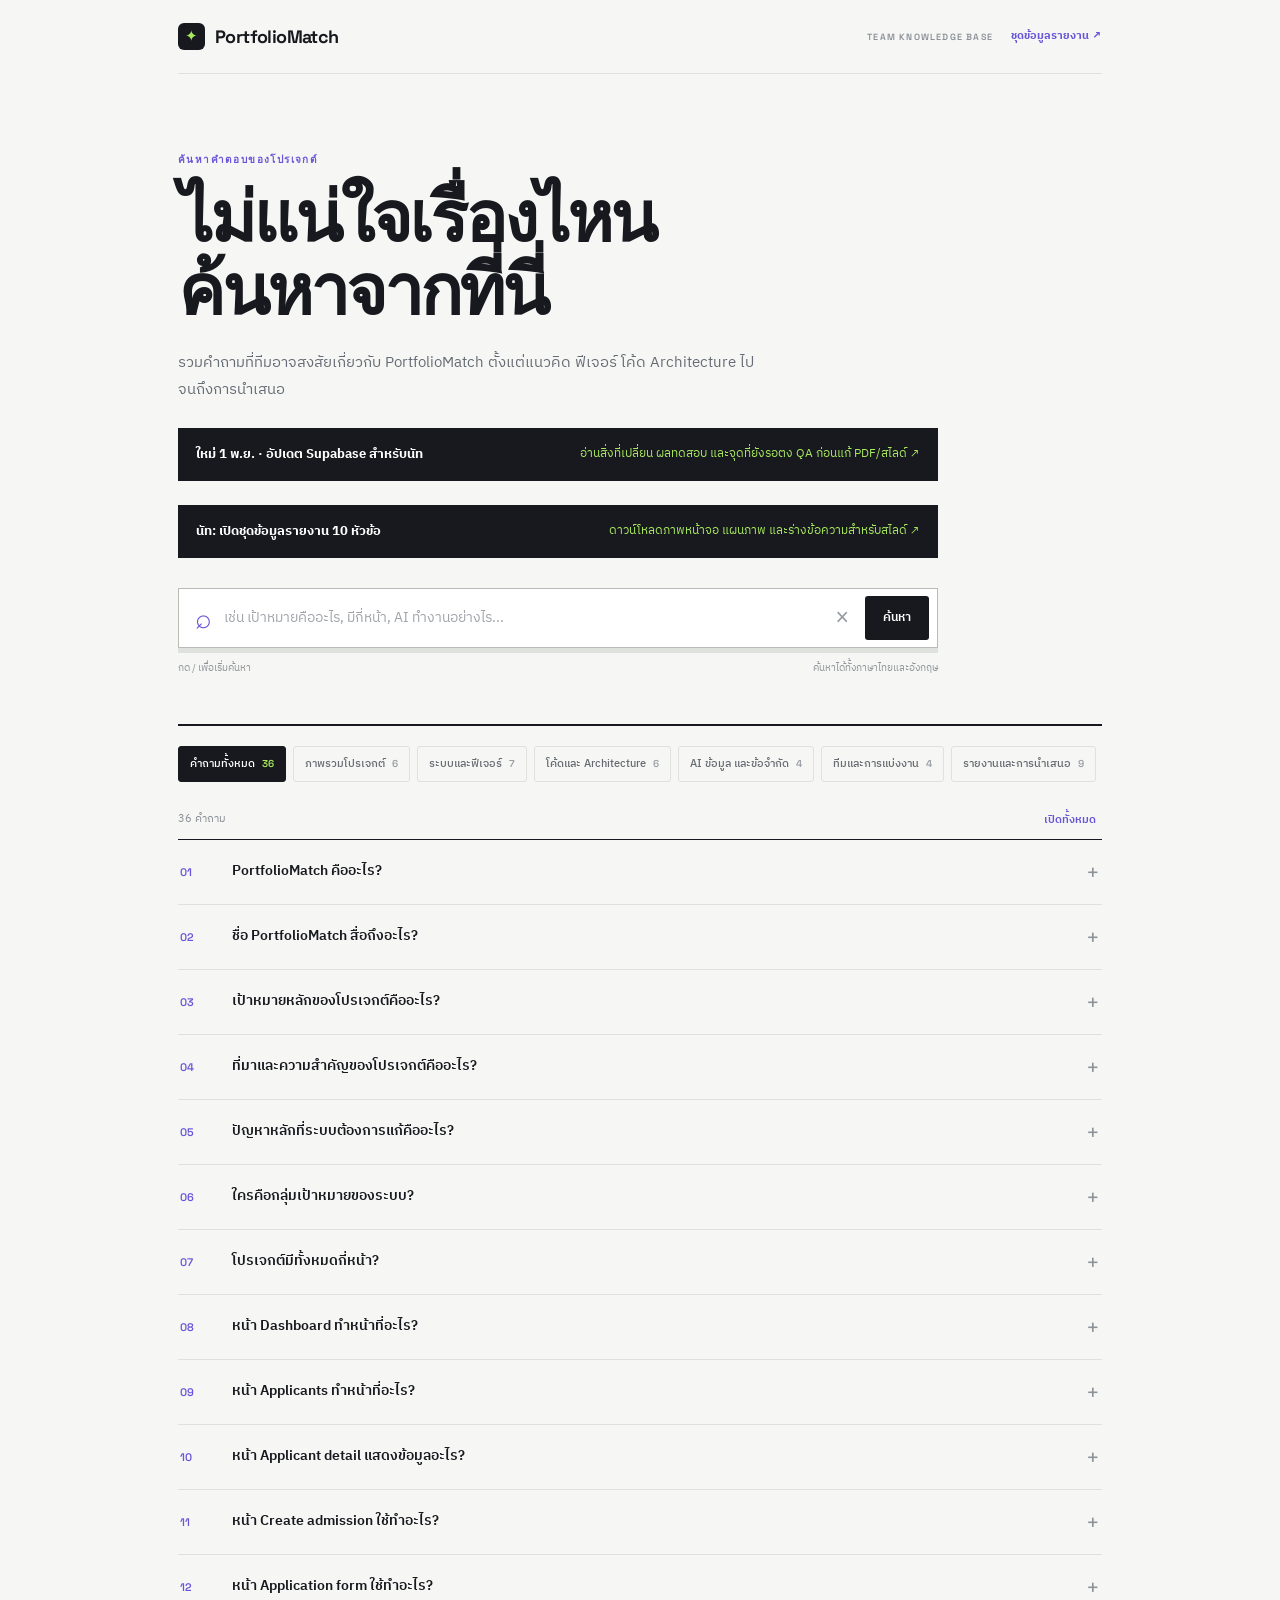
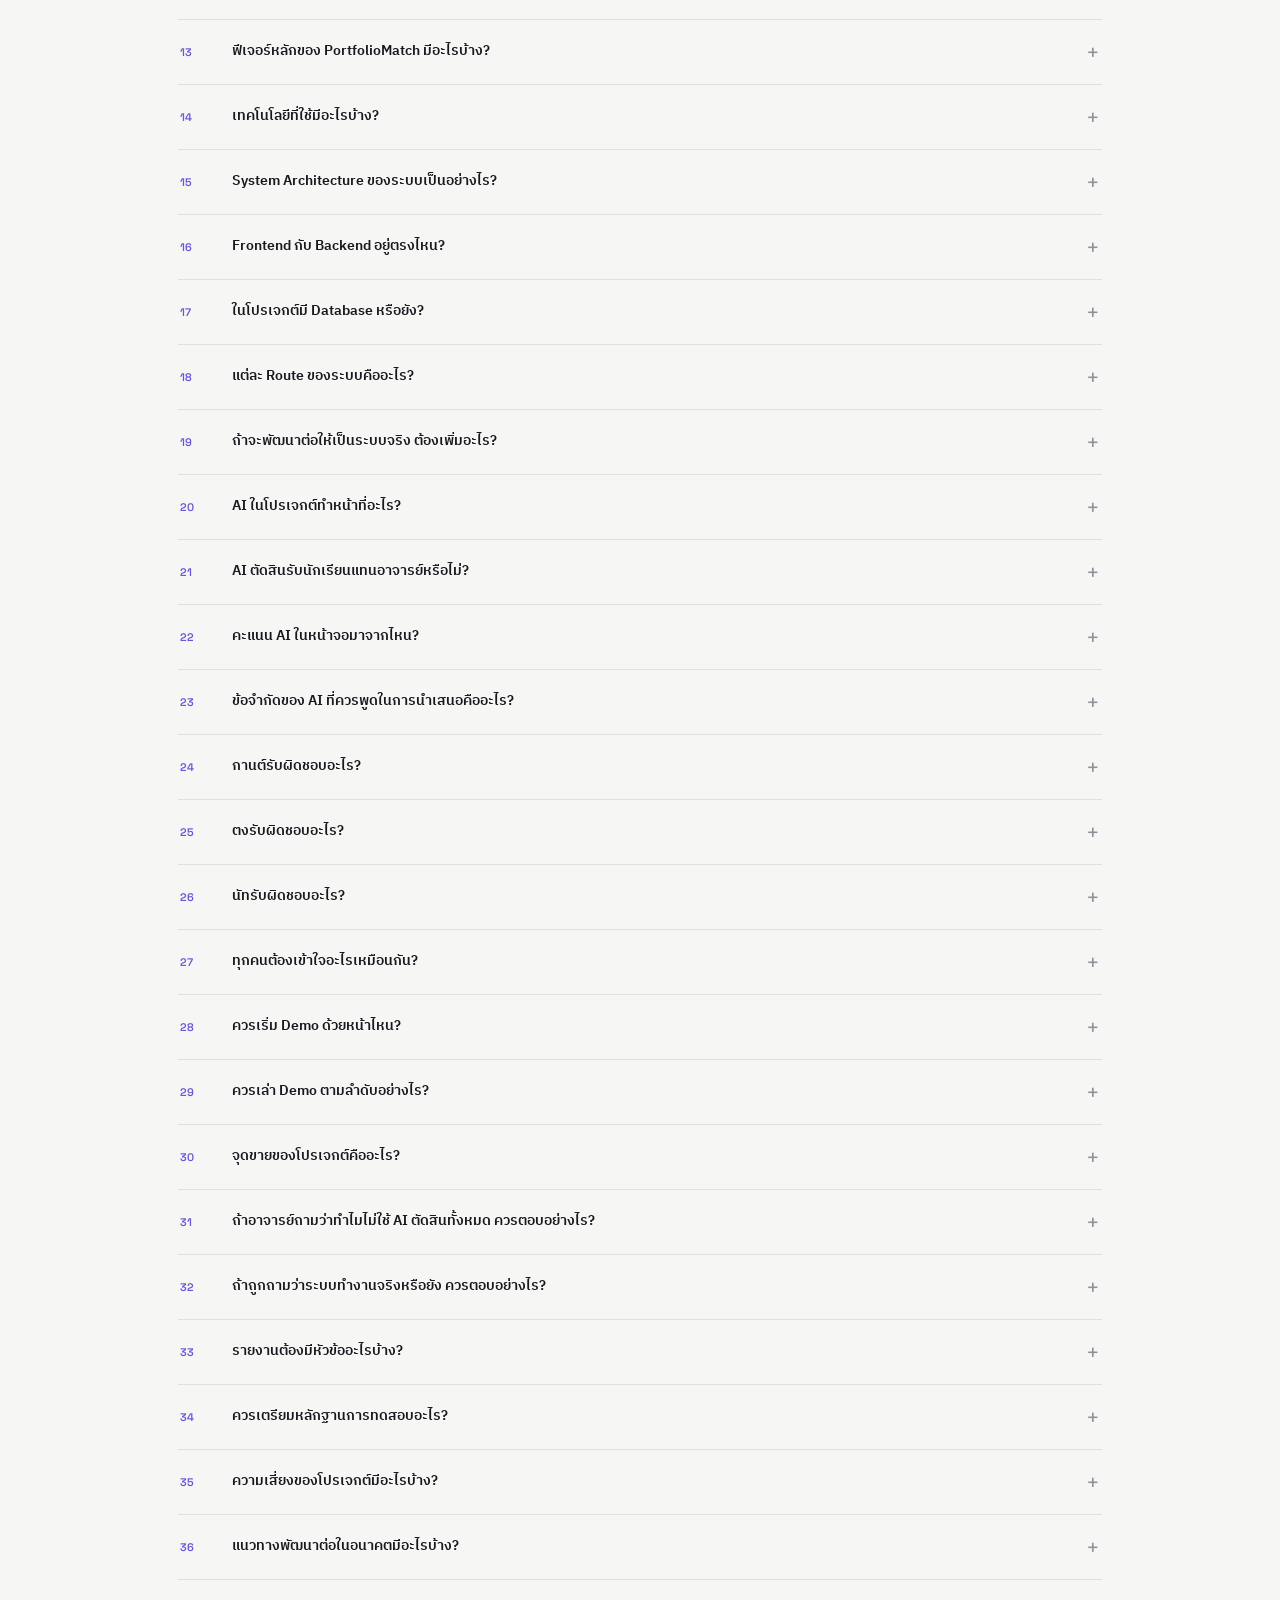
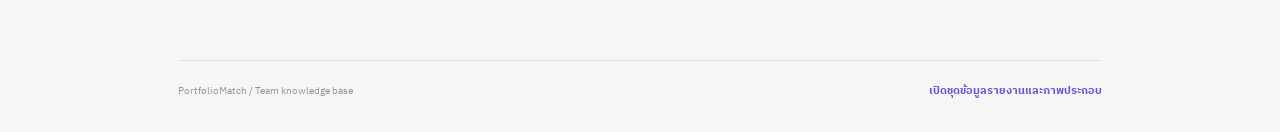
<file: index.html>
<!doctype html>
<html lang="th">
  <head>
    <meta charset="UTF-8" />
    <meta name="viewport" content="width=device-width, initial-scale=1.0" />
    <meta name="description" content="คลังคำถามและคำตอบของโปรเจกต์ PortfolioMatch" />
    <title>PortfolioMatch / คลังคำถามทีม</title>
    <link rel="preconnect" href="https://fonts.googleapis.com" />
    <link rel="preconnect" href="https://fonts.gstatic.com" crossorigin />
    <link href="https://fonts.googleapis.com/css2?family=IBM+Plex+Sans+Thai:wght@400;500;600;700&family=Space+Grotesk:wght@500;600;700&display=swap" rel="stylesheet" />
    <link rel="stylesheet" href="styles.css" />
  </head>
  <body>
    <main class="knowledge-base">
      <header class="site-header">
        <div><span class="brand-mark">✦</span><span class="brand-name">PortfolioMatch</span></div>
        <nav class="guide-nav" aria-label="เมนูเว็บไซต์"><span class="header-note">TEAM KNOWLEDGE BASE</span><a href="report.html">ชุดข้อมูลรายงาน ↗</a></nav>
      </header>

      <section class="search-area" aria-labelledby="page-title">
        <p class="eyebrow">ค้นหาคำตอบของโปรเจกต์</p>
        <h1 id="page-title">ไม่แน่ใจเรื่องไหน<br />ค้นหาจากที่นี่</h1>
        <p class="intro">รวมคำถามที่ทีมอาจสงสัยเกี่ยวกับ PortfolioMatch ตั้งแต่แนวคิด ฟีเจอร์ โค้ด Architecture ไปจนถึงการนำเสนอ</p><a class="report-banner" href="downloads/nut-supabase-update-2026-11-01.md"><strong>ใหม่ 1 พ.ย. · อัปเดต Supabase สำหรับนัท</strong><span>อ่านสิ่งที่เปลี่ยน ผลทดสอบ และจุดที่ยังรอตง QA ก่อนแก้ PDF/สไลด์ ↗</span></a><a class="report-banner" href="report.html"><strong>นัท: เปิดชุดข้อมูลรายงาน 10 หัวข้อ</strong><span>ดาวน์โหลดภาพหน้าจอ แผนภาพ และร่างข้อความสำหรับสไลด์ ↗</span></a>
        <form class="search-form" id="search-form" role="search">
          <span class="search-icon">⌕</span>
          <input id="search-input" type="search" autocomplete="off" placeholder="เช่น เป้าหมายคืออะไร, มีกี่หน้า, AI ทำงานอย่างไร..." aria-label="ค้นหาคำถาม" />
          <button id="clear-search" type="button" aria-label="ล้างคำค้นหา">×</button>
          <button class="search-submit" type="submit">ค้นหา</button>
        </form>
        <div class="search-help"><span>กด / เพื่อเริ่มค้นหา</span><span>ค้นหาได้ทั้งภาษาไทยและอังกฤษ</span></div>
      </section>

      <section class="question-area" aria-label="หมวดคำถาม">
        <div class="category-bar" id="category-bar"><button class="category active" data-category="all">คำถามทั้งหมด <b>36</b></button><button class="category" data-category="overview">ภาพรวมโปรเจกต์ <b>6</b></button><button class="category" data-category="product">ระบบและฟีเจอร์ <b>7</b></button><button class="category" data-category="technical">โค้ดและ Architecture <b>6</b></button><button class="category" data-category="ai">AI ข้อมูล และข้อจำกัด <b>4</b></button><button class="category" data-category="team">ทีมและการแบ่งงาน <b>4</b></button><button class="category" data-category="presentation">รายงานและการนำเสนอ <b>9</b></button></div>
        <div class="question-meta"><span id="result-count">36 คำถาม</span><button id="expand-all" type="button">เปิดทั้งหมด</button></div>
        <div class="question-list" id="question-list"></div>
        <div class="empty-state" id="empty-state" hidden><strong>ไม่พบคำถามที่ตรงกัน</strong><p>ลองใช้คำที่สั้นลง เช่น เป้าหมาย, หน้า, AI, โค้ด, นัท หรือ Demo</p></div>
      </section>

      <footer class="site-footer"><span>PortfolioMatch / Team knowledge base</span><a href="report.html">เปิดชุดข้อมูลรายงานและภาพประกอบ</a></footer>
    </main>
    <script src="app.js"></script>
  </body>
</html>
</file>
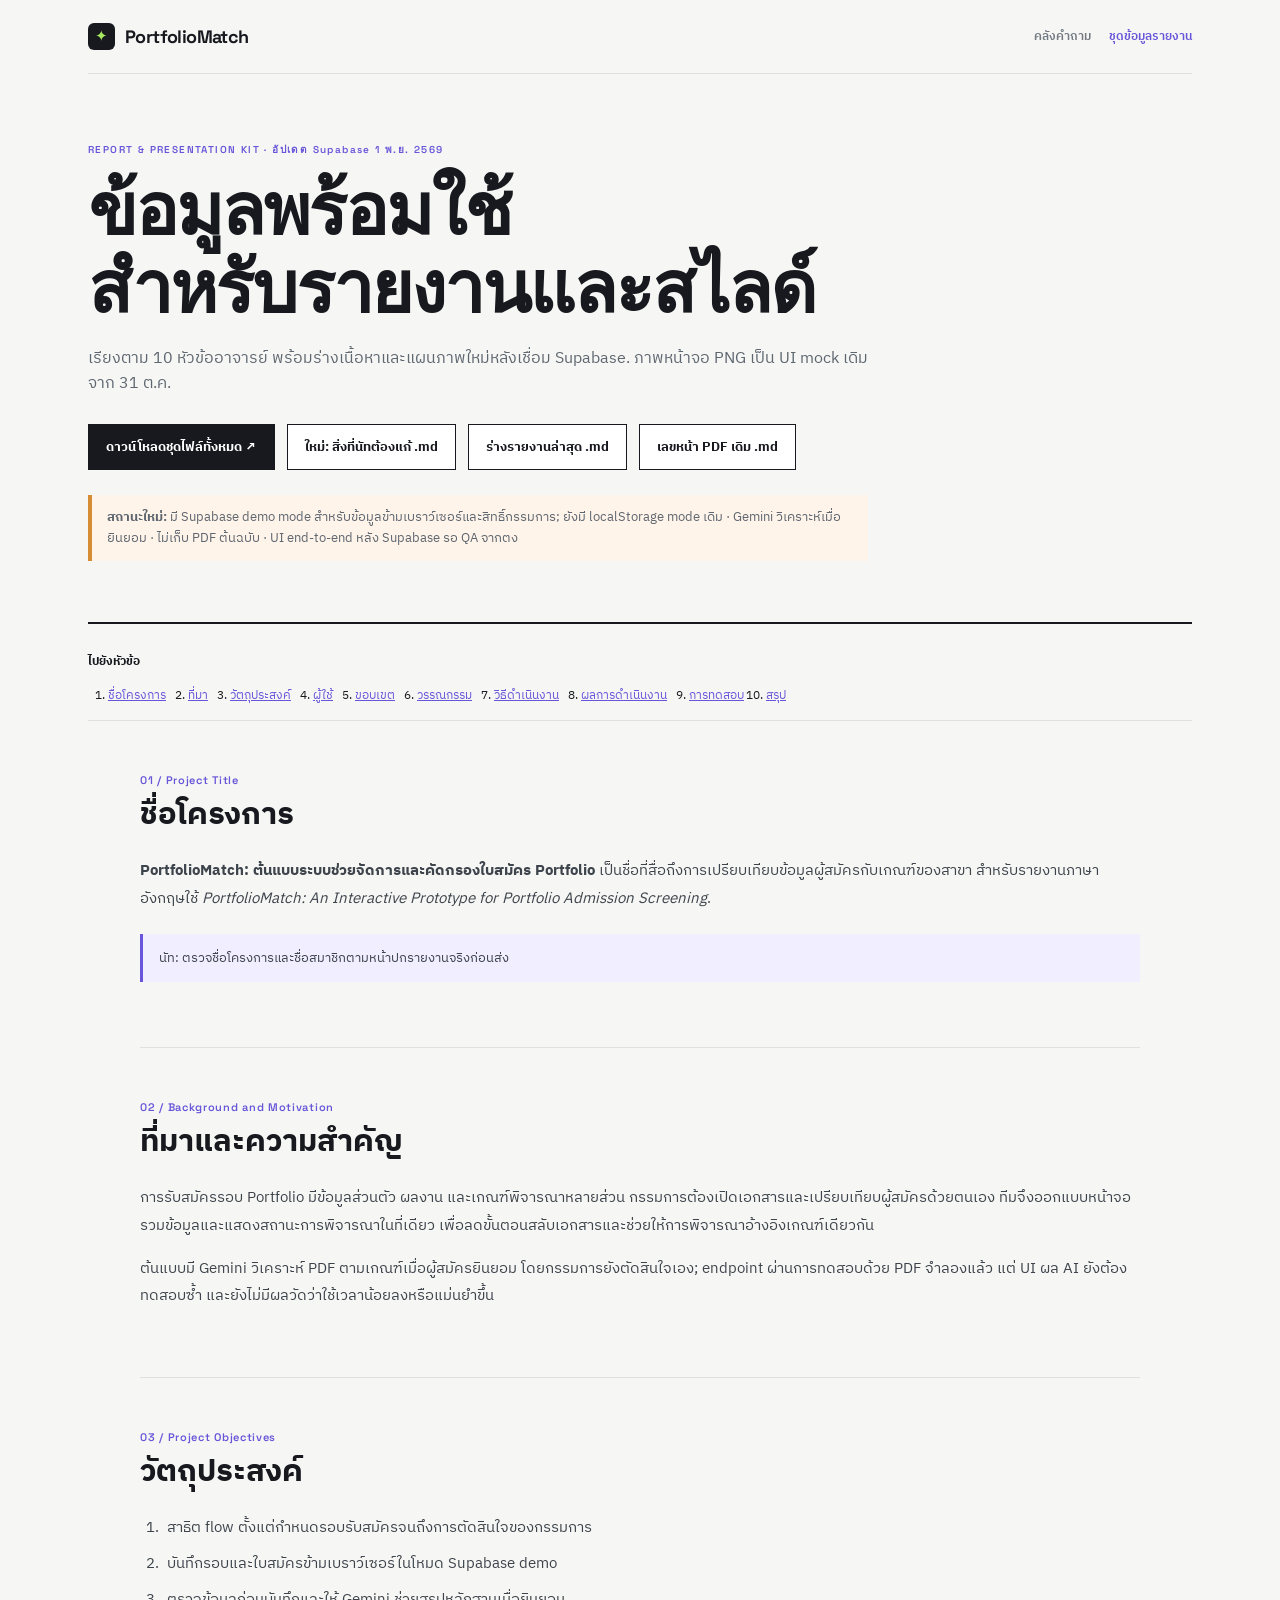
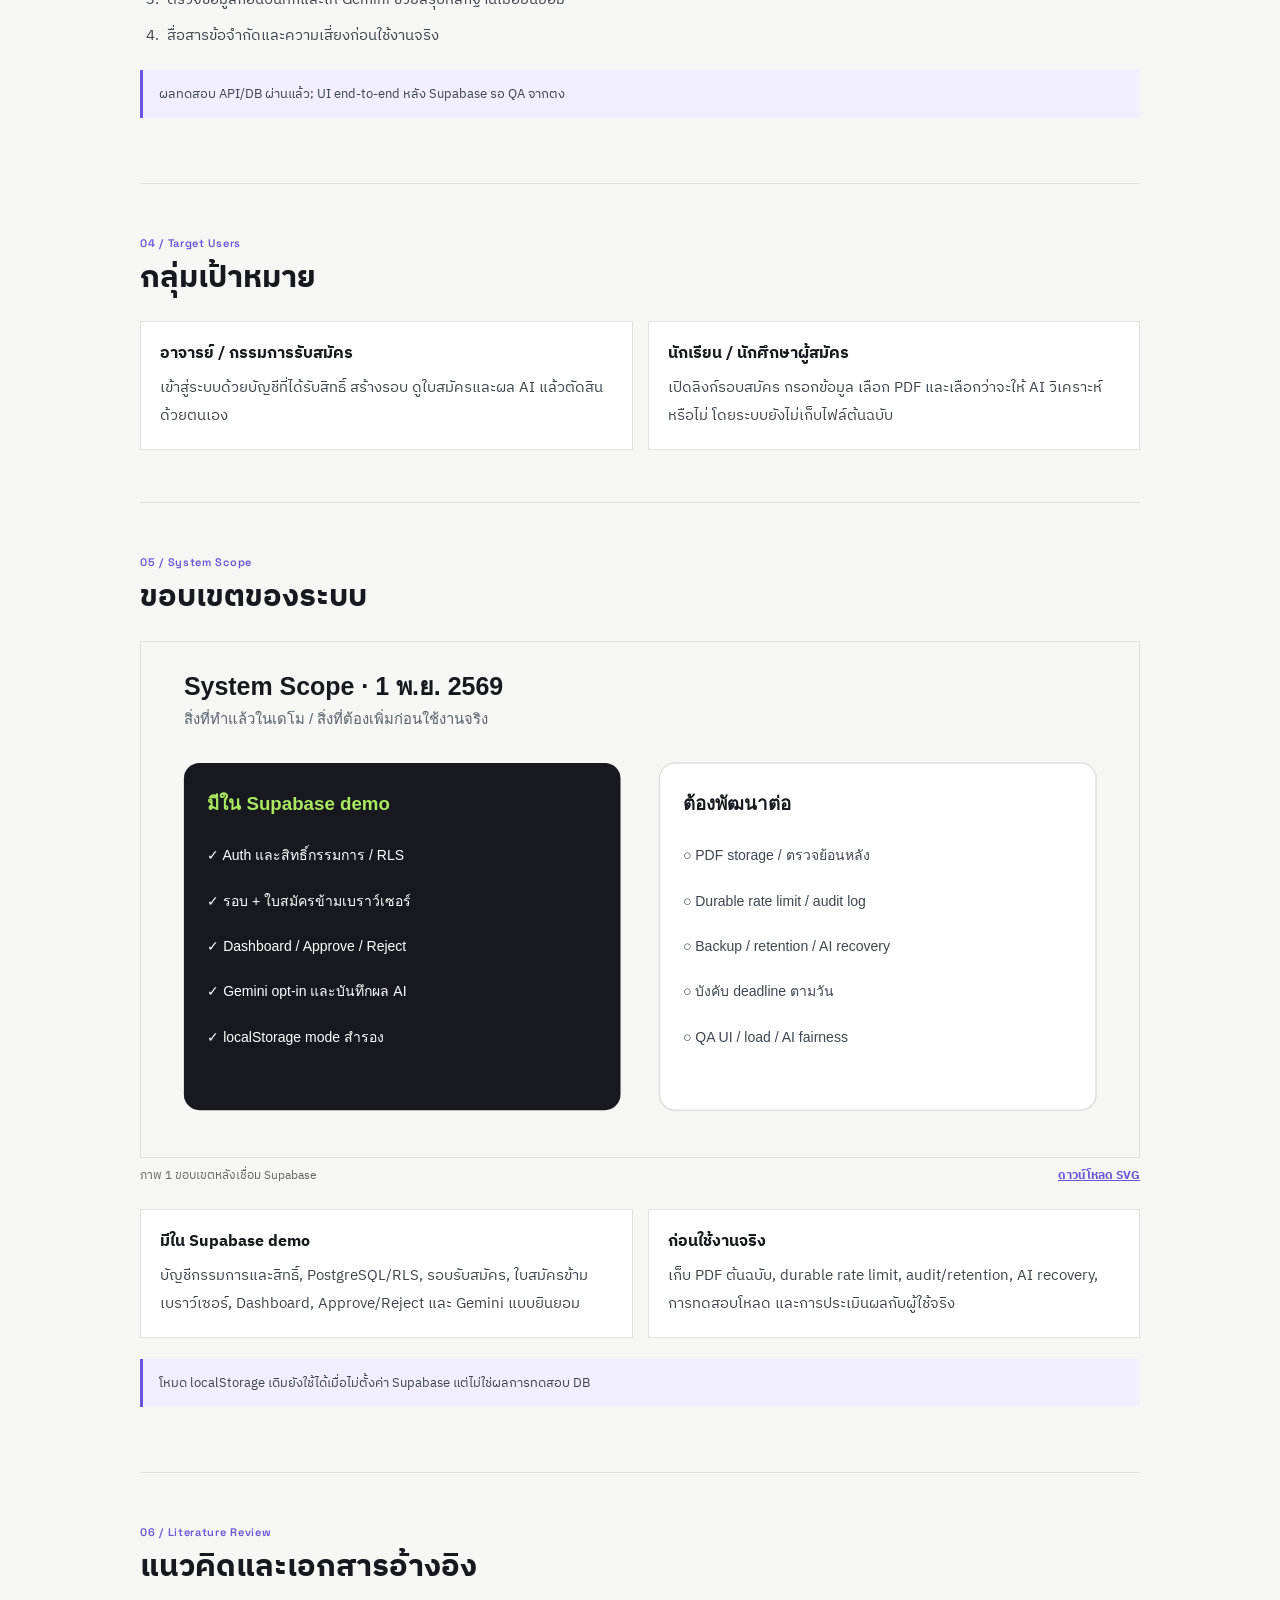
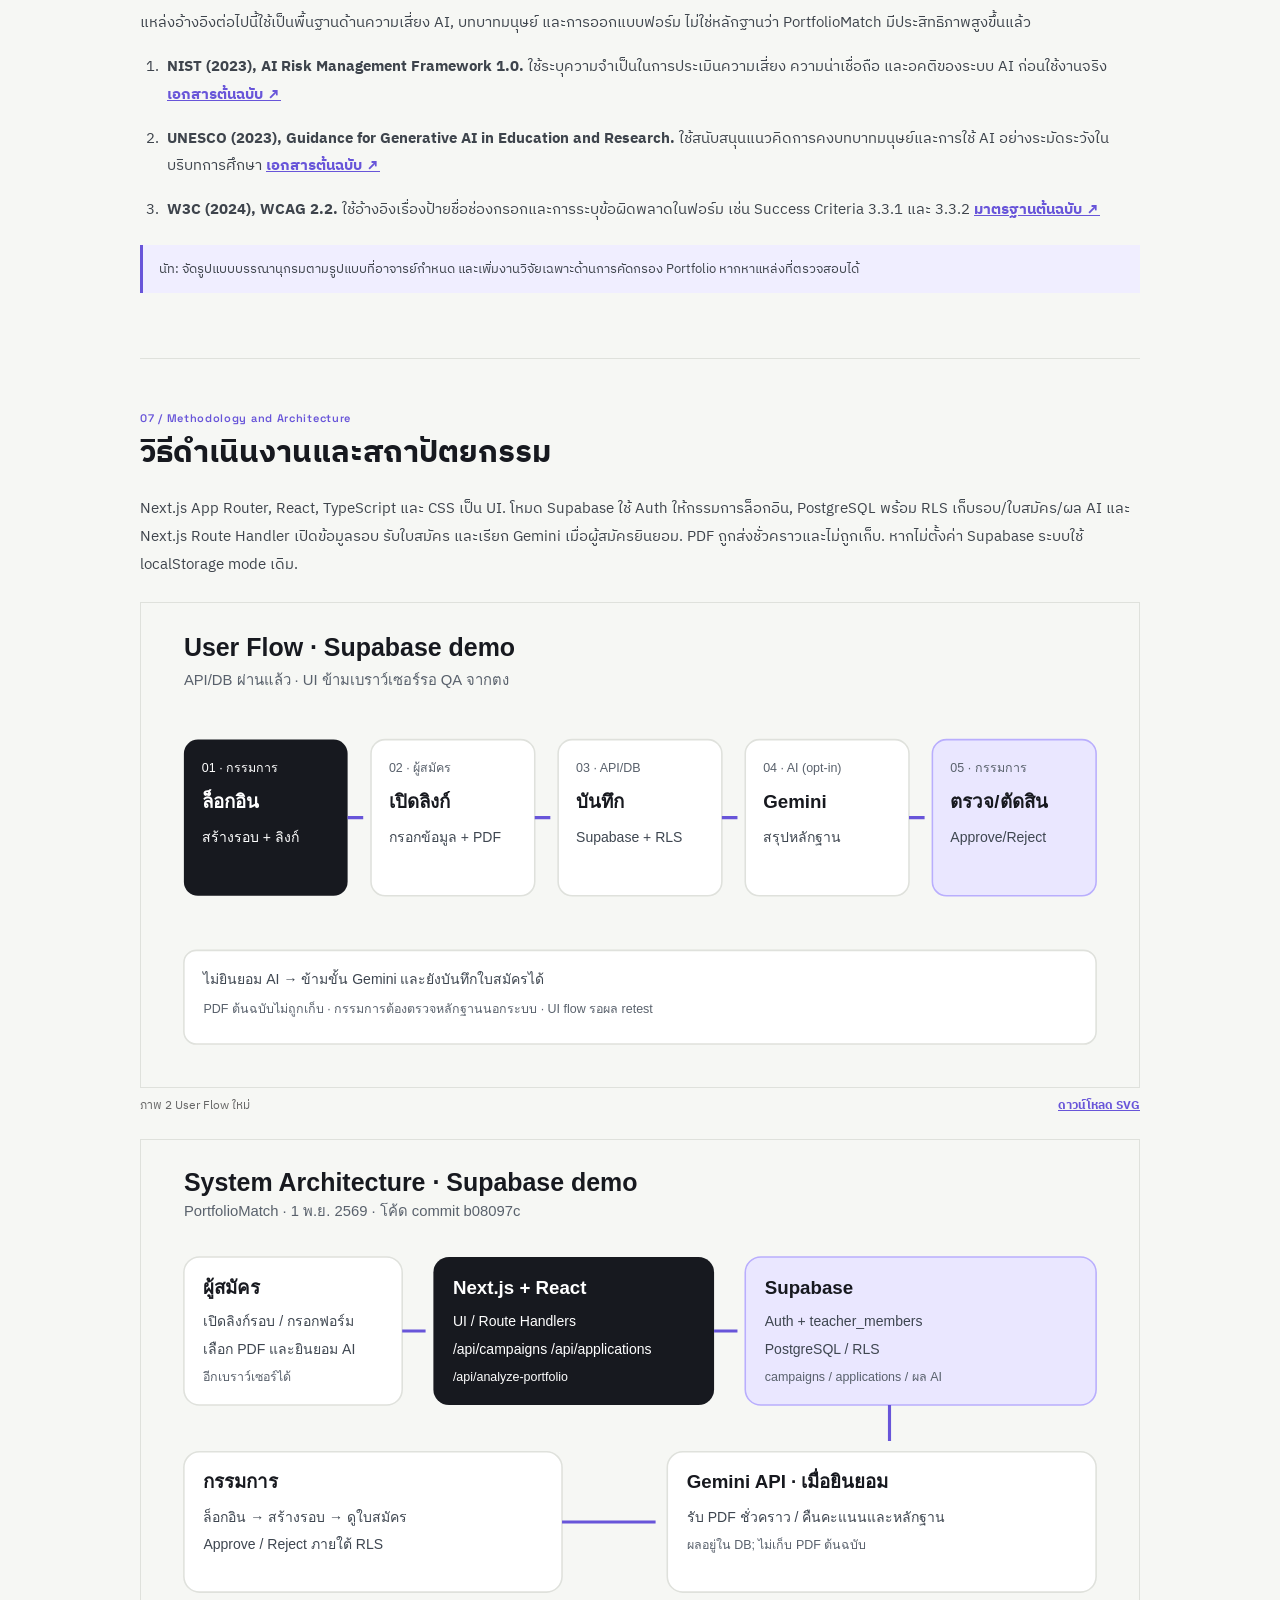
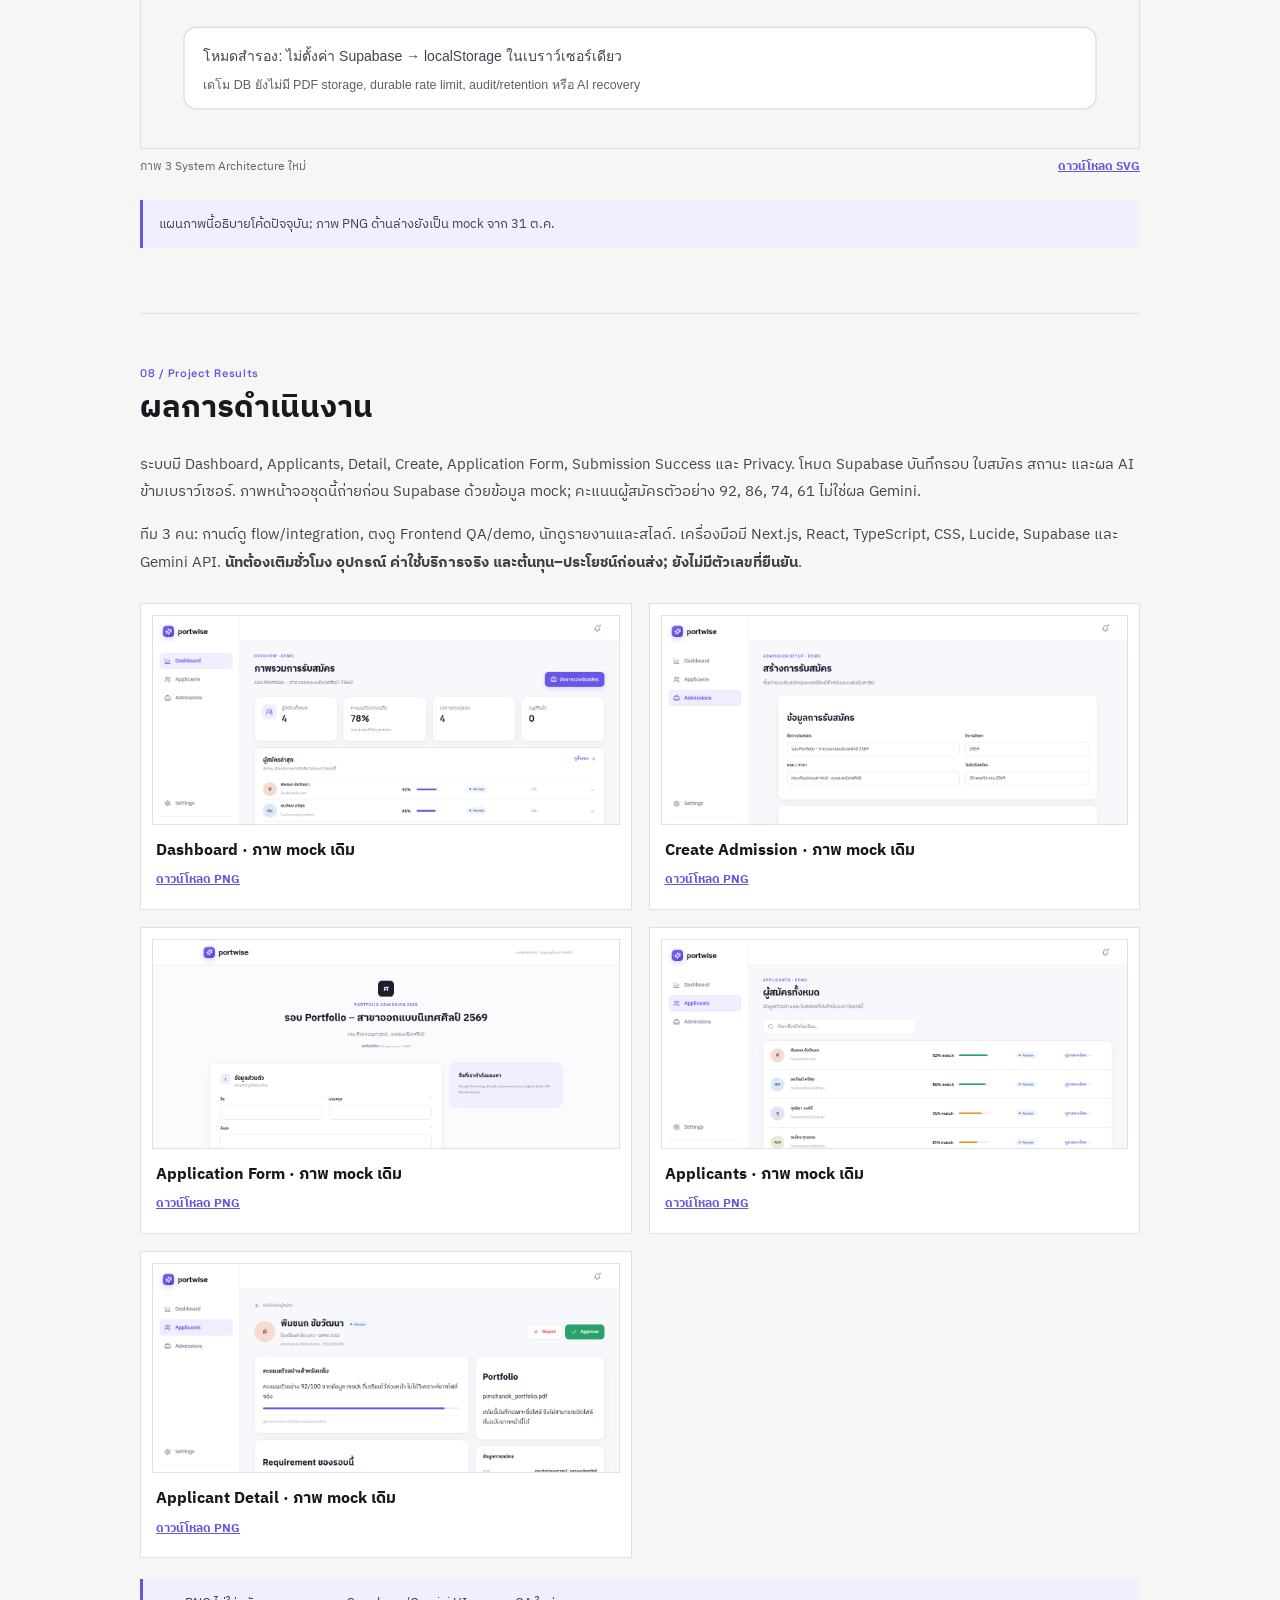
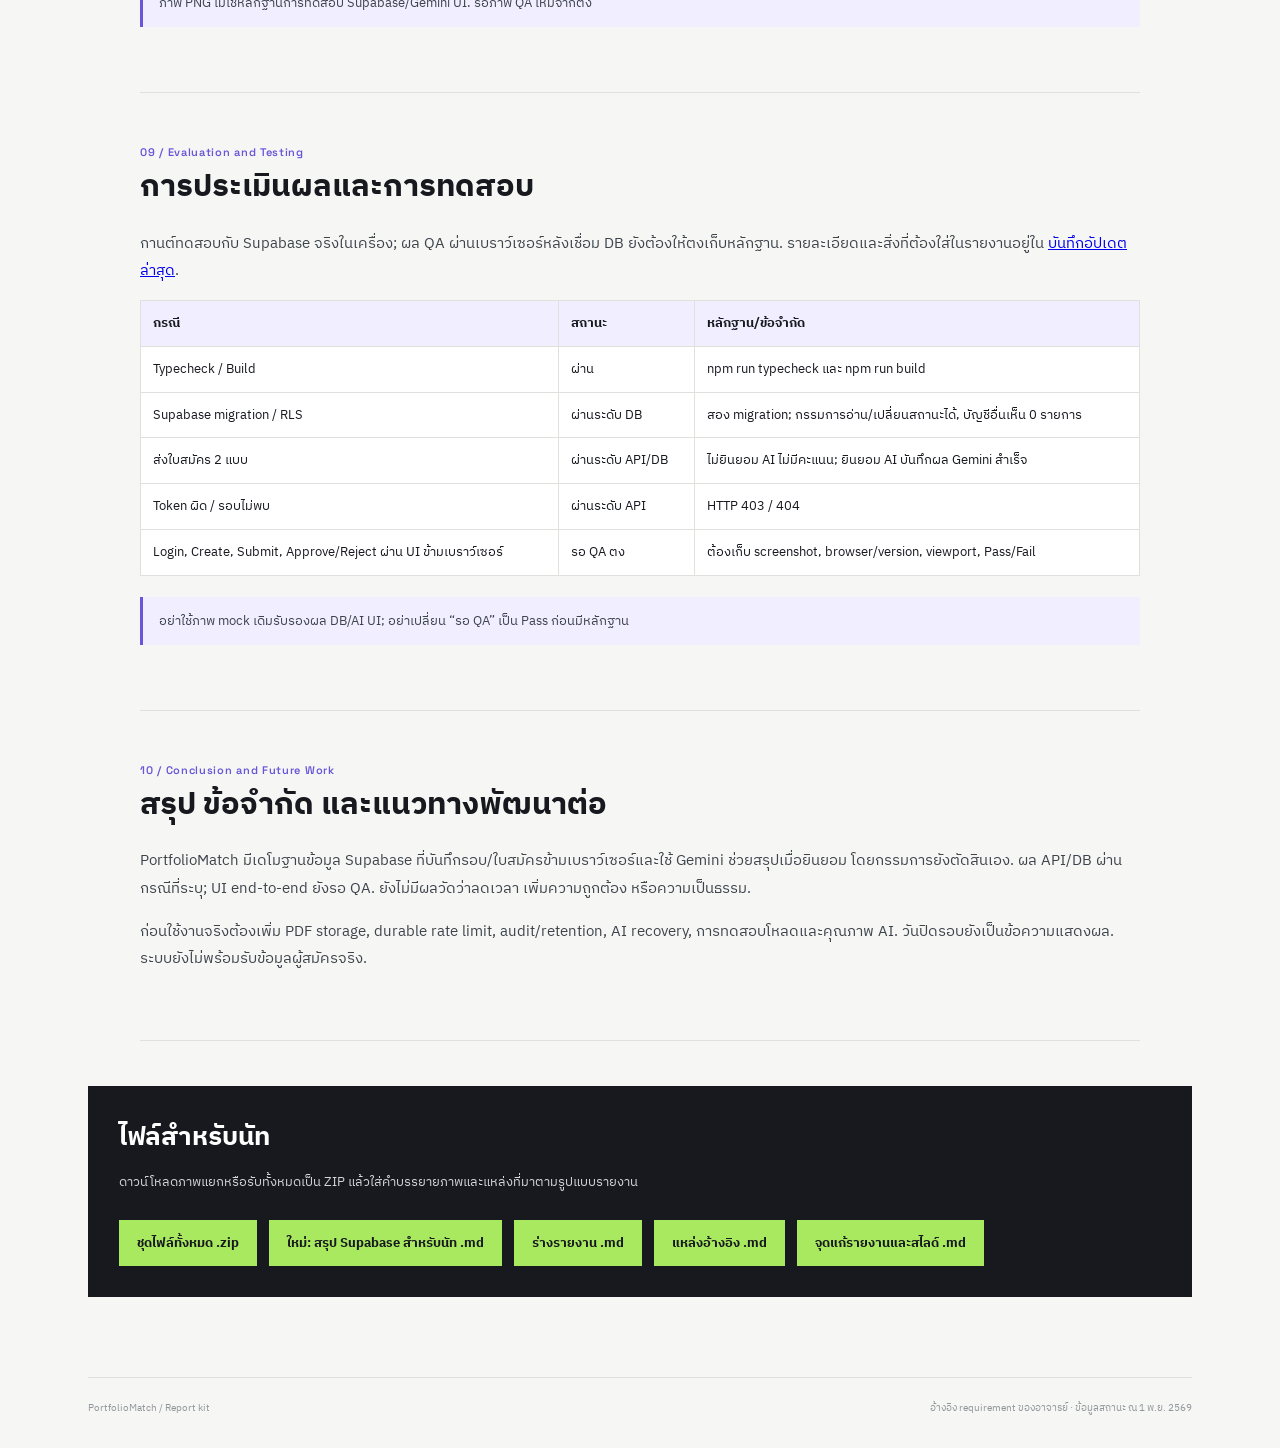
<file: report.html>
<!doctype html>
<html lang="th">
<head>
  <meta charset="UTF-8" />
  <meta name="viewport" content="width=device-width, initial-scale=1" />
  <meta name="description" content="ชุดข้อมูล รายงาน 10 หัวข้อ แผนภาพ และภาพหน้าจอ PortfolioMatch สำหรับจัดทำรายงานและสไลด์" />
  <title>PortfolioMatch / ชุดข้อมูลสำหรับรายงาน</title>
  <link rel="preconnect" href="https://fonts.googleapis.com" />
  <link rel="preconnect" href="https://fonts.gstatic.com" crossorigin />
  <link href="https://fonts.googleapis.com/css2?family=IBM+Plex+Sans+Thai:wght@400;500;600;700&family=Space+Grotesk:wght@500;600;700&display=swap" rel="stylesheet" />
  <link rel="stylesheet" href="styles.css" />
  <link rel="stylesheet" href="report.css" />
</head>
<body>
<a class="skip-link" href="#report-main">ข้ามไปเนื้อหา</a>
<div class="knowledge-base report-shell">
  <header class="site-header"><div><span class="brand-mark">✦</span><a class="brand-name" href="index.html">PortfolioMatch</a></div><nav class="header-nav" aria-label="เมนูเว็บไซต์"><a href="index.html">คลังคำถาม</a><a href="report.html" aria-current="page">ชุดข้อมูลรายงาน</a></nav></header>
  <main id="report-main">
    <section class="report-hero"><p class="eyebrow">REPORT & PRESENTATION KIT · อัปเดต Supabase 1 พ.ย. 2569</p><h1>ข้อมูลพร้อมใช้<br />สำหรับรายงานและสไลด์</h1><p>เรียงตาม 10 หัวข้ออาจารย์ พร้อมร่างเนื้อหาและแผนภาพใหม่หลังเชื่อม Supabase. ภาพหน้าจอ PNG เป็น UI mock เดิมจาก 31 ต.ค.</p><div class="hero-actions"><a class="primary-action" href="downloads/portfolio-report-kit.zip" download>ดาวน์โหลดชุดไฟล์ทั้งหมด ↗</a><a class="secondary-action" href="downloads/nut-supabase-update-2026-11-01.md" download>ใหม่: สิ่งที่นัทต้องแก้ .md</a><a class="secondary-action" href="downloads/report-draft.md" download>ร่างรายงานล่าสุด .md</a><a class="secondary-action" href="downloads/nut-pdf-corrections.md" download>เลขหน้า PDF เดิม .md</a></div><p class="truth-note"><strong>สถานะใหม่:</strong> มี Supabase demo mode สำหรับข้อมูลข้ามเบราว์เซอร์และสิทธิ์กรรมการ; ยังมี localStorage mode เดิม · Gemini วิเคราะห์เมื่อยินยอม · ไม่เก็บ PDF ต้นฉบับ · UI end-to-end หลัง Supabase รอ QA จากตง</p></section>
    <nav class="report-toc" aria-label="สารบัญรายงาน"><strong>ไปยังหัวข้อ</strong><ol><li><a href="#title">ชื่อโครงการ</a></li><li><a href="#background">ที่มา</a></li><li><a href="#objectives">วัตถุประสงค์</a></li><li><a href="#users">ผู้ใช้</a></li><li><a href="#scope">ขอบเขต</a></li><li><a href="#literature">วรรณกรรม</a></li><li><a href="#method">วิธีดำเนินงาน</a></li><li><a href="#results">ผลการดำเนินงาน</a></li><li><a href="#testing">การทดสอบ</a></li><li><a href="#conclusion">สรุป</a></li></ol></nav>
    <div class="report-content">
      <section id="title" class="report-section"><div class="section-kicker">01 / Project Title</div><h2>ชื่อโครงการ</h2><p><strong>PortfolioMatch: ต้นแบบระบบช่วยจัดการและคัดกรองใบสมัคร Portfolio</strong> เป็นชื่อที่สื่อถึงการเปรียบเทียบข้อมูลผู้สมัครกับเกณฑ์ของสาขา สำหรับรายงานภาษาอังกฤษใช้ <em>PortfolioMatch: An Interactive Prototype for Portfolio Admission Screening</em>.</p><p class="editor-note">นัท: ตรวจชื่อโครงการและชื่อสมาชิกตามหน้าปกรายงานจริงก่อนส่ง</p></section>
      <section id="background" class="report-section"><div class="section-kicker">02 / Background and Motivation</div><h2>ที่มาและความสำคัญ</h2><p>การรับสมัครรอบ Portfolio มีข้อมูลส่วนตัว ผลงาน และเกณฑ์พิจารณาหลายส่วน กรรมการต้องเปิดเอกสารและเปรียบเทียบผู้สมัครด้วยตนเอง ทีมจึงออกแบบหน้าจอรวมข้อมูลและแสดงสถานะการพิจารณาในที่เดียว เพื่อลดขั้นตอนสลับเอกสารและช่วยให้การพิจารณาอ้างอิงเกณฑ์เดียวกัน</p><p>ต้นแบบมี Gemini วิเคราะห์ PDF ตามเกณฑ์เมื่อผู้สมัครยินยอม โดยกรรมการยังตัดสินใจเอง; endpoint ผ่านการทดสอบด้วย PDF จำลองแล้ว แต่ UI ผล AI ยังต้องทดสอบซ้ำ และยังไม่มีผลวัดว่าใช้เวลาน้อยลงหรือแม่นยำขึ้น</p></section>
      <section id="objectives" class="report-section"><div class="section-kicker">03 / Project Objectives</div><h2>วัตถุประสงค์</h2><ol><li>สาธิต flow ตั้งแต่กำหนดรอบรับสมัครจนถึงการตัดสินใจของกรรมการ</li><li>บันทึกรอบและใบสมัครข้ามเบราว์เซอร์ในโหมด Supabase demo</li><li>ตรวจข้อมูลก่อนบันทึกและให้ Gemini ช่วยสรุปหลักฐานเมื่อยินยอม</li><li>สื่อสารข้อจำกัดและความเสี่ยงก่อนใช้งานจริง</li></ol><p class="editor-note">ผลทดสอบ API/DB ผ่านแล้ว; UI end-to-end หลัง Supabase รอ QA จากตง</p></section>
      <section id="users" class="report-section"><div class="section-kicker">04 / Target Users</div><h2>กลุ่มเป้าหมาย</h2><div class="two-up"><article><h3>อาจารย์ / กรรมการรับสมัคร</h3><p>เข้าสู่ระบบด้วยบัญชีที่ได้รับสิทธิ์ สร้างรอบ ดูใบสมัครและผล AI แล้วตัดสินด้วยตนเอง</p></article><article><h3>นักเรียน / นักศึกษาผู้สมัคร</h3><p>เปิดลิงก์รอบสมัคร กรอกข้อมูล เลือก PDF และเลือกว่าจะให้ AI วิเคราะห์หรือไม่ โดยระบบยังไม่เก็บไฟล์ต้นฉบับ</p></article></div></section>
      <section id="scope" class="report-section"><div class="section-kicker">05 / System Scope</div><h2>ขอบเขตของระบบ</h2><figure class="report-figure"><img src="assets/scope-map.svg" alt="สิ่งที่มีใน Supabase demo และงานก่อนใช้งานจริง" /><figcaption>ภาพ 1 ขอบเขตหลังเชื่อม Supabase <a href="assets/scope-map.svg" download>ดาวน์โหลด SVG</a></figcaption></figure><div class="two-up"><article><h3>มีใน Supabase demo</h3><p>บัญชีกรรมการและสิทธิ์, PostgreSQL/RLS, รอบรับสมัคร, ใบสมัครข้ามเบราว์เซอร์, Dashboard, Approve/Reject และ Gemini แบบยินยอม</p></article><article><h3>ก่อนใช้งานจริง</h3><p>เก็บ PDF ต้นฉบับ, durable rate limit, audit/retention, AI recovery, การทดสอบโหลด และการประเมินผลกับผู้ใช้จริง</p></article></div><p class="editor-note">โหมด localStorage เดิมยังใช้ได้เมื่อไม่ตั้งค่า Supabase แต่ไม่ใช่ผลการทดสอบ DB</p></section>
      <section id="literature" class="report-section"><div class="section-kicker">06 / Literature Review</div><h2>แนวคิดและเอกสารอ้างอิง</h2><p>แหล่งอ้างอิงต่อไปนี้ใช้เป็นพื้นฐานด้านความเสี่ยง AI, บทบาทมนุษย์ และการออกแบบฟอร์ม ไม่ใช่หลักฐานว่า PortfolioMatch มีประสิทธิภาพสูงขึ้นแล้ว</p><ol class="source-list"><li><strong>NIST (2023), AI Risk Management Framework 1.0.</strong> ใช้ระบุความจำเป็นในการประเมินความเสี่ยง ความน่าเชื่อถือ และอคติของระบบ AI ก่อนใช้งานจริง <a href="https://doi.org/10.6028/NIST.AI.100-1" target="_blank" rel="noopener noreferrer">เอกสารต้นฉบับ ↗</a></li><li><strong>UNESCO (2023), Guidance for Generative AI in Education and Research.</strong> ใช้สนับสนุนแนวคิดการคงบทบาทมนุษย์และการใช้ AI อย่างระมัดระวังในบริบทการศึกษา <a href="https://www.unesco.org/en/articles/guidance-generative-ai-education-and-research" target="_blank" rel="noopener noreferrer">เอกสารต้นฉบับ ↗</a></li><li><strong>W3C (2024), WCAG 2.2.</strong> ใช้อ้างอิงเรื่องป้ายชื่อช่องกรอกและการระบุข้อผิดพลาดในฟอร์ม เช่น Success Criteria 3.3.1 และ 3.3.2 <a href="https://www.w3.org/TR/WCAG22/" target="_blank" rel="noopener noreferrer">มาตรฐานต้นฉบับ ↗</a></li></ol><p class="editor-note">นัท: จัดรูปแบบบรรณานุกรมตามรูปแบบที่อาจารย์กำหนด และเพิ่มงานวิจัยเฉพาะด้านการคัดกรอง Portfolio หากหาแหล่งที่ตรวจสอบได้</p></section>
      <section id="method" class="report-section"><div class="section-kicker">07 / Methodology and Architecture</div><h2>วิธีดำเนินงานและสถาปัตยกรรม</h2><p>Next.js App Router, React, TypeScript และ CSS เป็น UI. โหมด Supabase ใช้ Auth ให้กรรมการล็อกอิน, PostgreSQL พร้อม RLS เก็บรอบ/ใบสมัคร/ผล AI และ Next.js Route Handler เปิดข้อมูลรอบ รับใบสมัคร และเรียก Gemini เมื่อผู้สมัครยินยอม. PDF ถูกส่งชั่วคราวและไม่ถูกเก็บ. หากไม่ตั้งค่า Supabase ระบบใช้ localStorage mode เดิม.</p><figure class="report-figure"><img src="assets/user-flow.svg" alt="User Flow หลังเชื่อม Supabase" /><figcaption>ภาพ 2 User Flow ใหม่ <a href="assets/user-flow.svg" download>ดาวน์โหลด SVG</a></figcaption></figure><figure class="report-figure"><img src="assets/system-architecture.svg" alt="System Architecture ที่มี Supabase Auth PostgreSQL RLS และ Gemini" /><figcaption>ภาพ 3 System Architecture ใหม่ <a href="assets/system-architecture.svg" download>ดาวน์โหลด SVG</a></figcaption></figure><p class="editor-note">แผนภาพนี้อธิบายโค้ดปัจจุบัน; ภาพ PNG ด้านล่างยังเป็น mock จาก 31 ต.ค.</p></section>
      <section id="results" class="report-section"><div class="section-kicker">08 / Project Results</div><h2>ผลการดำเนินงาน</h2><p>ระบบมี Dashboard, Applicants, Detail, Create, Application Form, Submission Success และ Privacy. โหมด Supabase บันทึกรอบ ใบสมัคร สถานะ และผล AI ข้ามเบราว์เซอร์. ภาพหน้าจอชุดนี้ถ่ายก่อน Supabase ด้วยข้อมูล mock; คะแนนผู้สมัครตัวอย่าง 92, 86, 74, 61 ไม่ใช่ผล Gemini.</p><p>ทีม 3 คน: กานต์ดู flow/integration, ตงดู Frontend QA/demo, นัทดูรายงานและสไลด์. เครื่องมือมี Next.js, React, TypeScript, CSS, Lucide, Supabase และ Gemini API. <strong>นัทต้องเติมชั่วโมง อุปกรณ์ ค่าใช้บริการจริง และต้นทุน–ประโยชน์ก่อนส่ง; ยังไม่มีตัวเลขที่ยืนยัน</strong>.</p><div class="asset-grid"><article class="asset-card"><img src="assets/dashboard.png" alt="ภาพ Dashboard จาก local mock 31 ตุลาคม" /><h3>Dashboard · ภาพ mock เดิม</h3><a href="assets/dashboard.png" download>ดาวน์โหลด PNG</a></article><article class="asset-card"><img src="assets/create-admission.png" alt="ภาพ Create Admission จาก local mock 31 ตุลาคม" /><h3>Create Admission · ภาพ mock เดิม</h3><a href="assets/create-admission.png" download>ดาวน์โหลด PNG</a></article><article class="asset-card"><img src="assets/application-form.png" alt="ภาพ Application Form จาก local mock 31 ตุลาคม" /><h3>Application Form · ภาพ mock เดิม</h3><a href="assets/application-form.png" download>ดาวน์โหลด PNG</a></article><article class="asset-card"><img src="assets/applicants.png" alt="ภาพ Applicants จาก local mock 31 ตุลาคม" /><h3>Applicants · ภาพ mock เดิม</h3><a href="assets/applicants.png" download>ดาวน์โหลด PNG</a></article><article class="asset-card"><img src="assets/applicant-detail.png" alt="ภาพ Applicant Detail จาก local mock 31 ตุลาคม" /><h3>Applicant Detail · ภาพ mock เดิม</h3><a href="assets/applicant-detail.png" download>ดาวน์โหลด PNG</a></article></div><p class="editor-note">ภาพ PNG ไม่ใช่หลักฐานการทดสอบ Supabase/Gemini UI. รอภาพ QA ใหม่จากตง</p></section>
      <section id="testing" class="report-section"><div class="section-kicker">09 / Evaluation and Testing</div><h2>การประเมินผลและการทดสอบ</h2><p>กานต์ทดสอบกับ Supabase จริงในเครื่อง; ผล QA ผ่านเบราว์เซอร์หลังเชื่อม DB ยังต้องให้ตงเก็บหลักฐาน. รายละเอียดและสิ่งที่ต้องใส่ในรายงานอยู่ใน <a href="downloads/nut-supabase-update-2026-11-01.md">บันทึกอัปเดตล่าสุด</a>.</p><div class="test-table-wrap"><table><thead><tr><th>กรณี</th><th>สถานะ</th><th>หลักฐาน/ข้อจำกัด</th></tr></thead><tbody><tr><td>Typecheck / Build</td><td>ผ่าน</td><td>npm run typecheck และ npm run build</td></tr><tr><td>Supabase migration / RLS</td><td>ผ่านระดับ DB</td><td>สอง migration; กรรมการอ่าน/เปลี่ยนสถานะได้, บัญชีอื่นเห็น 0 รายการ</td></tr><tr><td>ส่งใบสมัคร 2 แบบ</td><td>ผ่านระดับ API/DB</td><td>ไม่ยินยอม AI ไม่มีคะแนน; ยินยอม AI บันทึกผล Gemini สำเร็จ</td></tr><tr><td>Token ผิด / รอบไม่พบ</td><td>ผ่านระดับ API</td><td>HTTP 403 / 404</td></tr><tr><td>Login, Create, Submit, Approve/Reject ผ่าน UI ข้ามเบราว์เซอร์</td><td>รอ QA ตง</td><td>ต้องเก็บ screenshot, browser/version, viewport, Pass/Fail</td></tr></tbody></table></div><p class="editor-note">อย่าใช้ภาพ mock เดิมรับรองผล DB/AI UI; อย่าเปลี่ยน “รอ QA” เป็น Pass ก่อนมีหลักฐาน</p></section>
      <section id="conclusion" class="report-section"><div class="section-kicker">10 / Conclusion and Future Work</div><h2>สรุป ข้อจำกัด และแนวทางพัฒนาต่อ</h2><p>PortfolioMatch มีเดโมฐานข้อมูล Supabase ที่บันทึกรอบ/ใบสมัครข้ามเบราว์เซอร์และใช้ Gemini ช่วยสรุปเมื่อยินยอม โดยกรรมการยังตัดสินเอง. ผล API/DB ผ่านกรณีที่ระบุ; UI end-to-end ยังรอ QA. ยังไม่มีผลวัดว่าลดเวลา เพิ่มความถูกต้อง หรือความเป็นธรรม.</p><p>ก่อนใช้งานจริงต้องเพิ่ม PDF storage, durable rate limit, audit/retention, AI recovery, การทดสอบโหลดและคุณภาพ AI. วันปิดรอบยังเป็นข้อความแสดงผล. ระบบยังไม่พร้อมรับข้อมูลผู้สมัครจริง.</p></section>
    </div>
    <section class="download-panel" id="downloads"><h2>ไฟล์สำหรับนัท</h2><p>ดาวน์โหลดภาพแยกหรือรับทั้งหมดเป็น ZIP แล้วใส่คำบรรยายภาพและแหล่งที่มาตามรูปแบบรายงาน</p><div class="download-links"><a href="downloads/portfolio-report-kit.zip" download>ชุดไฟล์ทั้งหมด .zip</a><a href="downloads/nut-supabase-update-2026-11-01.md" download>ใหม่: สรุป Supabase สำหรับนัท .md</a><a href="downloads/report-draft.md" download>ร่างรายงาน .md</a><a href="downloads/sources.md" download>แหล่งอ้างอิง .md</a><a href="downloads/nut-pdf-corrections.md" download>จุดแก้รายงานและสไลด์ .md</a></div></section>
  </main>
  <footer class="site-footer"><span>PortfolioMatch / Report kit</span><span>อ้างอิง requirement ของอาจารย์ · ข้อมูลสถานะ ณ 1 พ.ย. 2569</span></footer>
</div>
</body>
</html>
</file>
<file: styles.css>
:root{--ink:#17191f;--muted:#737983;--paper:#f6f7f4;--card:#fff;--line:#dfe1dc;--violet:#6855d9;--violet-soft:#f0eeff;--green:#a9e95f;--display:"Space Grotesk",sans-serif;--body:"IBM Plex Sans Thai",sans-serif}*{box-sizing:border-box}html{scroll-behavior:smooth}body{margin:0;background:var(--paper);color:var(--ink);font-family:var(--body);line-height:1.6}.knowledge-base{max-width:980px;margin:0 auto;padding:0 28px}.site-header{height:74px;border-bottom:1px solid var(--line);display:flex;align-items:center;justify-content:space-between}.site-header>div{display:flex;align-items:center;gap:10px}.brand-mark{width:27px;height:27px;display:grid;place-items:center;background:var(--ink);color:var(--green);border-radius:6px;font-size:15px}.brand-name{font:700 18px var(--display);letter-spacing:-.6px}.header-note{font:600 9px var(--display);letter-spacing:1.2px;color:#8a8f96}.search-area{padding:78px 0 48px;max-width:760px}.eyebrow{margin:0 0 15px;color:var(--violet);font:600 10px var(--display);letter-spacing:1.4px}.search-area h1{font:600 clamp(42px,7vw,70px)/1.04 var(--display);letter-spacing:-3px;margin:0 0 21px}.intro{font-size:15px;color:#666c75;max-width:600px;line-height:1.85;margin:0}.search-form{height:60px;display:flex;align-items:center;gap:10px;background:var(--card);border:1px solid #b9bcb6;box-shadow:0 5px 0 #dfe1dc;margin-top:30px;padding:7px 8px 7px 16px}.search-icon{color:var(--violet);font:28px var(--display);line-height:1}.search-form input{flex:1;min-width:0;border:0;outline:0;background:transparent;color:var(--ink);font:14px var(--body)}.search-form input::placeholder{color:#a0a4a9}.search-form button{cursor:pointer}.search-form #clear-search{border:0;background:transparent;color:#969ba1;font-size:23px;padding:4px 6px}.search-submit{border:0;background:var(--ink);color:#fff;border-radius:3px;height:44px;padding:0 18px;font:600 12px var(--body)}.search-submit:hover{background:var(--violet)}.search-help{display:flex;justify-content:space-between;color:#90959b;font-size:10px;margin-top:12px}.question-area{border-top:2px solid var(--ink);padding-top:20px}.category-bar{display:flex;flex-wrap:wrap;gap:7px}.category{border:1px solid var(--line);background:transparent;color:#666c73;border-radius:3px;padding:8px 11px;font:500 11px var(--body);cursor:pointer}.category b{font:600 10px var(--display);color:#9a9fa5;margin-left:4px}.category:hover,.category.active{background:var(--ink);border-color:var(--ink);color:#fff}.category.active b,.category:hover b{color:var(--green)}.question-meta{display:flex;justify-content:space-between;align-items:center;margin:28px 0 9px;color:#898e95;font-size:11px}.question-meta button{border:0;background:transparent;color:var(--violet);font:600 11px var(--body);cursor:pointer}.question-list{border-top:1px solid var(--ink)}.question-item{border-bottom:1px solid var(--line)}.question-item summary{display:grid;grid-template-columns:38px 1fr 25px;align-items:center;gap:14px;padding:18px 2px;cursor:pointer;list-style:none;font-size:14px;font-weight:600}.question-item summary::-webkit-details-marker{display:none}.question-number{font:600 11px var(--display);color:var(--violet)}.question-item summary:after{content:"+";font:22px var(--display);font-weight:400;color:#8d9299;text-align:right}.question-item[open] summary:after{content:"−"}.answer{padding:0 40px 21px 52px;color:#626871;font-size:13px;line-height:1.85;max-width:790px}.answer p{margin:0 0 9px}.answer p:last-child{margin-bottom:0}.answer strong{color:var(--ink)}.answer code{background:#f0f0ed;border:1px solid #e0e1dc;padding:1px 5px;color:#5e50c1;font:11px var(--display)}.empty-state{text-align:center;padding:65px 20px;border-top:1px solid var(--ink);color:#747a82}.empty-state strong{display:block;font:600 18px var(--display);color:var(--ink)}.empty-state p{font-size:12px}.site-footer{display:flex;justify-content:space-between;border-top:1px solid var(--line);margin-top:80px;padding:22px 0 32px;color:#91969c;font-size:10px}@media(max-width:620px){.knowledge-base{padding:0 18px}.site-header{height:62px}.header-note{display:none}.search-area{padding:55px 0 37px}.search-area h1{font-size:46px;letter-spacing:-2px}.intro{font-size:13px}.search-form{height:auto;min-height:58px;padding-left:11px}.search-form input{font-size:12px}.search-submit{height:40px;padding:0 11px}.search-help{display:grid;gap:3px}.category-bar{gap:5px}.category{padding:7px 8px;font-size:10px}.question-item summary{grid-template-columns:28px 1fr 20px;gap:9px;font-size:13px;padding:16px 0}.answer{padding:0 10px 18px 37px;font-size:12px}.site-footer{display:grid;gap:7px;margin-top:55px}}

.guide-nav{display:flex;align-items:center;gap:18px}.guide-nav a,.site-footer a{color:var(--violet);font-weight:700;text-decoration:none;font-size:11px}.report-banner{display:flex;flex-wrap:wrap;justify-content:space-between;gap:6px 20px;margin-top:24px;background:#17191f;color:#fff;padding:16px 18px;text-decoration:none}.report-banner strong{font-size:13px}.report-banner span{font-size:12px;color:#a9e95f}@media(max-width:620px){.guide-nav .header-note{display:none}.guide-nav a{font-size:10px}.report-banner{display:block}.report-banner span{display:block;margin-top:4px}}
</file>
<file: report.css>
.skip-link{position:absolute;left:-9999px;top:0;background:#17191f;color:#fff;padding:10px 14px;z-index:9}.skip-link:focus{left:12px}.brand-name{text-decoration:none;color:var(--ink)}.header-nav{display:flex;gap:18px;font-size:12px;font-weight:600}.header-nav a{color:var(--muted);text-decoration:none}.header-nav a[aria-current]{color:var(--violet)}.report-shell{max-width:1160px}.report-hero{padding:68px 0 48px;border-bottom:2px solid var(--ink)}.report-hero h1{font:600 clamp(42px,6vw,72px)/1.08 var(--display);letter-spacing:-2px;margin:0 0 18px}.report-hero>p:not(.eyebrow){max-width:780px;color:#5e6670;font-size:16px}.hero-actions,.download-links{display:flex;flex-wrap:wrap;gap:12px;margin-top:27px}.hero-actions a,.download-links a{display:inline-flex;align-items:center;justify-content:center;padding:12px 17px;border:1px solid var(--ink);text-decoration:none;font-size:13px;font-weight:700}.primary-action{background:var(--ink);color:#fff}.secondary-action{color:var(--ink);background:#fff}.truth-note{background:#fff4e9;border-left:4px solid #d68c35;padding:12px 15px;margin-top:25px!important;font-size:13px!important}.report-toc{padding:24px 0 15px;border-bottom:1px solid var(--line)}.report-toc strong{font-size:12px}.report-toc ol{display:flex;flex-wrap:wrap;gap:7px 22px;list-style:decimal;margin:12px 0 0;padding-left:20px;font-size:12px}.report-toc a{color:var(--violet)}.report-content{max-width:1000px;margin:auto}.report-section{scroll-margin-top:25px;padding:52px 0;border-bottom:1px solid var(--line)}.section-kicker{font:600 11px var(--display);color:var(--violet);letter-spacing:.7px}.report-section h2{font-size:31px;line-height:1.3;margin:8px 0 22px}.report-section h3{font-size:16px;margin:0 0 8px}.report-section p,.report-section li{font-size:15px;line-height:1.85;color:#3e444c}.report-section ol{padding-left:23px}.report-section li{padding-left:4px;margin-bottom:8px}.editor-note{background:#f0eeff;border-left:3px solid var(--violet);padding:12px 16px;font-size:13px!important;margin-top:21px}.two-up{display:grid;grid-template-columns:1fr 1fr;gap:15px;margin-top:22px}.two-up article{background:#fff;border:1px solid var(--line);padding:19px}.two-up p{margin:0}.report-figure{margin:24px 0}.report-figure img{display:block;width:100%;height:auto;background:#fff;border:1px solid var(--line)}.report-figure figcaption{display:flex;justify-content:space-between;gap:10px;font-size:12px;color:#666;margin-top:8px}.report-figure a,.asset-card a,.source-list a{color:var(--violet);font-weight:700}.source-list li{margin-bottom:16px}.asset-grid{display:grid;grid-template-columns:repeat(2,minmax(0,1fr));gap:17px;margin-top:26px}.asset-card{background:#fff;border:1px solid var(--line);padding:11px 11px 17px}.asset-card img{display:block;width:100%;height:210px;object-fit:cover;object-position:top;background:#f6f7f4;border:1px solid var(--line)}.asset-card h3{margin:13px 4px 3px}.asset-card a{margin-left:4px;font-size:12px}.test-table-wrap{overflow-x:auto}.test-table-wrap table{border-collapse:collapse;width:100%;background:#fff;min-width:620px}.test-table-wrap th,.test-table-wrap td{border:1px solid var(--line);padding:12px;text-align:left;vertical-align:top;font-size:13px}.test-table-wrap th{background:#f0eeff}.download-panel{background:#17191f;color:#fff;padding:31px;margin-top:45px}.download-panel h2{margin:0;font-size:26px}.download-panel p{font-size:13px;color:#d3d5db}.download-links a{color:#17191f;background:#a9e95f;border-color:#a9e95f}@media(max-width:650px){.header-nav{gap:10px;font-size:10px}.report-hero{padding-top:43px}.report-hero h1{letter-spacing:-1px}.report-section{padding:40px 0}.report-section h2{font-size:25px}.two-up,.asset-grid{grid-template-columns:1fr}.asset-card img{height:190px}.report-figure figcaption{display:block}}@media print{.hero-actions,.header-nav,.report-toc,.download-panel,.asset-card a,.report-figure a{display:none}.knowledge-base{max-width:none}.report-section{break-inside:avoid}.report-hero{padding:20px 0}.report-section{padding:20px 0}.asset-card img{height:130px}.report-figure img{max-height:280px;object-fit:contain}}
</file>
